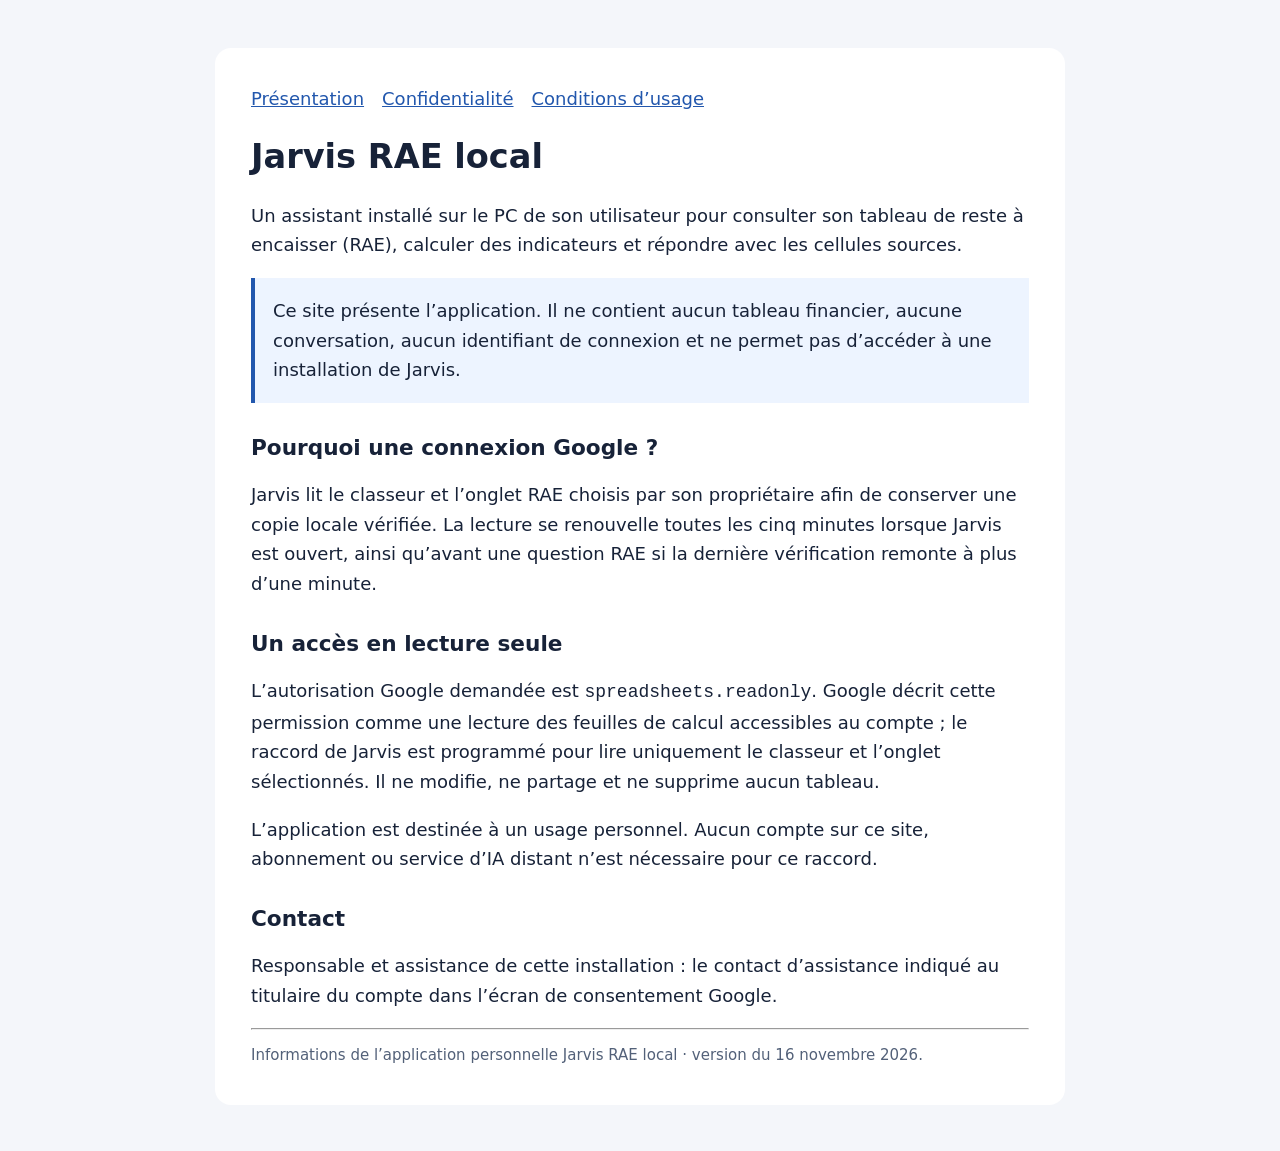
<file: index.html>
<!doctype html>
<html lang="fr"><head><meta charset="utf-8"><meta name="viewport" content="width=device-width,initial-scale=1"><meta name="referrer" content="no-referrer"><title>Présentation · Jarvis RAE local</title><link rel="stylesheet" href="style.css"></head><body><main><nav aria-label="Navigation"><a href="index.html">Présentation</a><a href="confidentialite.html">Confidentialité</a><a href="conditions.html">Conditions d’usage</a></nav><h1>Jarvis RAE local</h1><p>Un assistant installé sur le PC de son utilisateur pour consulter son tableau de reste à encaisser (RAE), calculer des indicateurs et répondre avec les cellules sources.</p><p class="notice">Ce site présente l’application. Il ne contient aucun tableau financier, aucune conversation, aucun identifiant de connexion et ne permet pas d’accéder à une installation de Jarvis.</p><h2>Pourquoi une connexion Google ?</h2><p>Jarvis lit le classeur et l’onglet RAE choisis par son propriétaire afin de conserver une copie locale vérifiée. La lecture se renouvelle toutes les cinq minutes lorsque Jarvis est ouvert, ainsi qu’avant une question RAE si la dernière vérification remonte à plus d’une minute.</p><h2>Un accès en lecture seule</h2><p>L’autorisation Google demandée est <code>spreadsheets.readonly</code>. Google décrit cette permission comme une lecture des feuilles de calcul accessibles au compte ; le raccord de Jarvis est programmé pour lire uniquement le classeur et l’onglet sélectionnés. Il ne modifie, ne partage et ne supprime aucun tableau.</p><p>L’application est destinée à un usage personnel. Aucun compte sur ce site, abonnement ou service d’IA distant n’est nécessaire pour ce raccord.</p><h2>Contact</h2><p>Responsable et assistance de cette installation : le contact d’assistance indiqué au titulaire du compte dans l’écran de consentement Google.</p><hr><small>Informations de l’application personnelle Jarvis RAE local · version du 16 novembre 2026.</small></main></body></html>
</file>
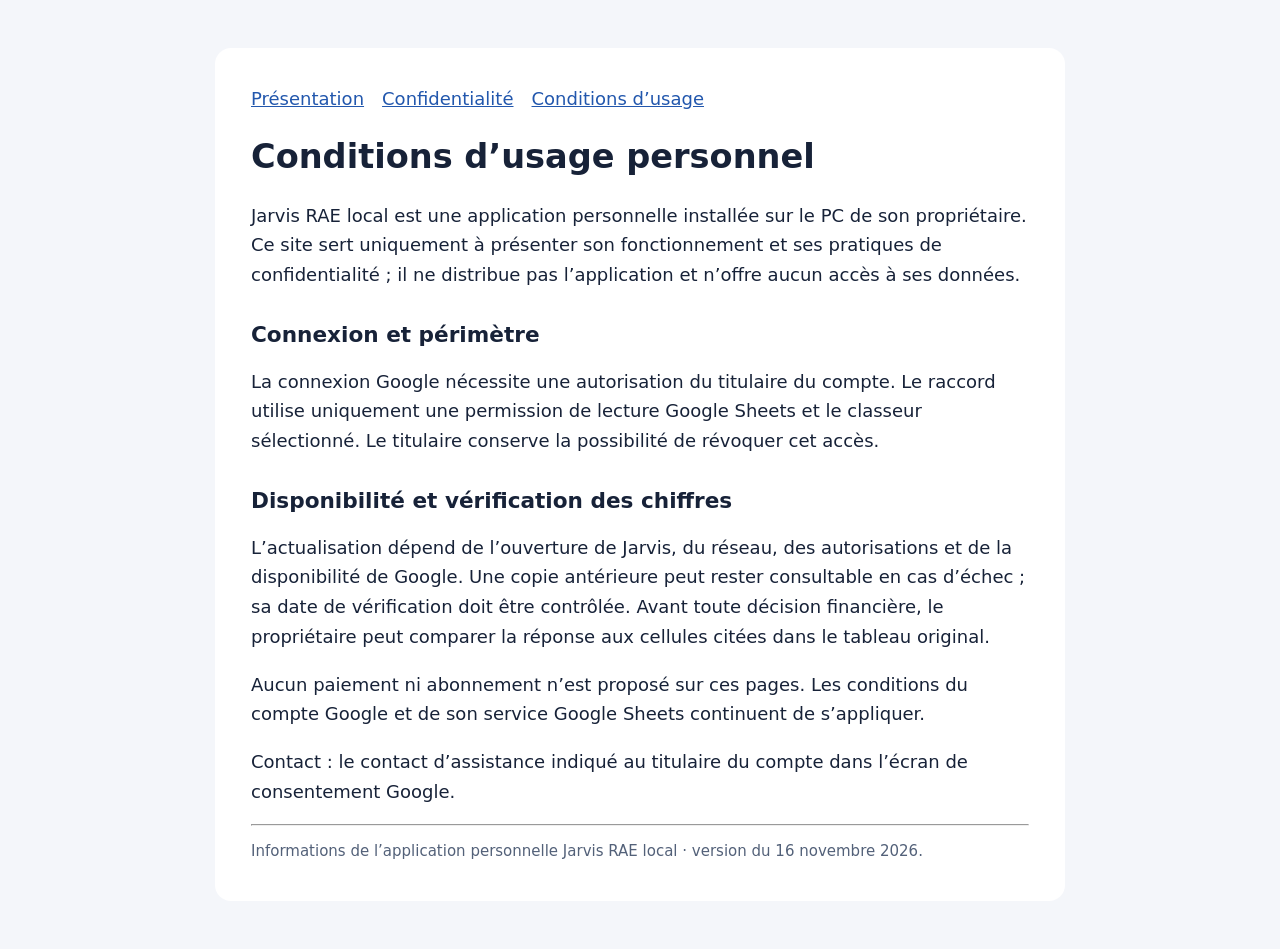
<file: conditions.html>
<!doctype html>
<html lang="fr"><head><meta charset="utf-8"><meta name="viewport" content="width=device-width,initial-scale=1"><meta name="referrer" content="no-referrer"><title>Conditions d’usage · Jarvis RAE local</title><link rel="stylesheet" href="style.css"></head><body><main><nav aria-label="Navigation"><a href="index.html">Présentation</a><a href="confidentialite.html">Confidentialité</a><a href="conditions.html">Conditions d’usage</a></nav><h1>Conditions d’usage personnel</h1><p>Jarvis RAE local est une application personnelle installée sur le PC de son propriétaire. Ce site sert uniquement à présenter son fonctionnement et ses pratiques de confidentialité ; il ne distribue pas l’application et n’offre aucun accès à ses données.</p><h2>Connexion et périmètre</h2><p>La connexion Google nécessite une autorisation du titulaire du compte. Le raccord utilise uniquement une permission de lecture Google Sheets et le classeur sélectionné. Le titulaire conserve la possibilité de révoquer cet accès.</p><h2>Disponibilité et vérification des chiffres</h2><p>L’actualisation dépend de l’ouverture de Jarvis, du réseau, des autorisations et de la disponibilité de Google. Une copie antérieure peut rester consultable en cas d’échec ; sa date de vérification doit être contrôlée. Avant toute décision financière, le propriétaire peut comparer la réponse aux cellules citées dans le tableau original.</p><p>Aucun paiement ni abonnement n’est proposé sur ces pages. Les conditions du compte Google et de son service Google Sheets continuent de s’appliquer.</p><p>Contact : le contact d’assistance indiqué au titulaire du compte dans l’écran de consentement Google.</p><hr><small>Informations de l’application personnelle Jarvis RAE local · version du 16 novembre 2026.</small></main></body></html>
</file>
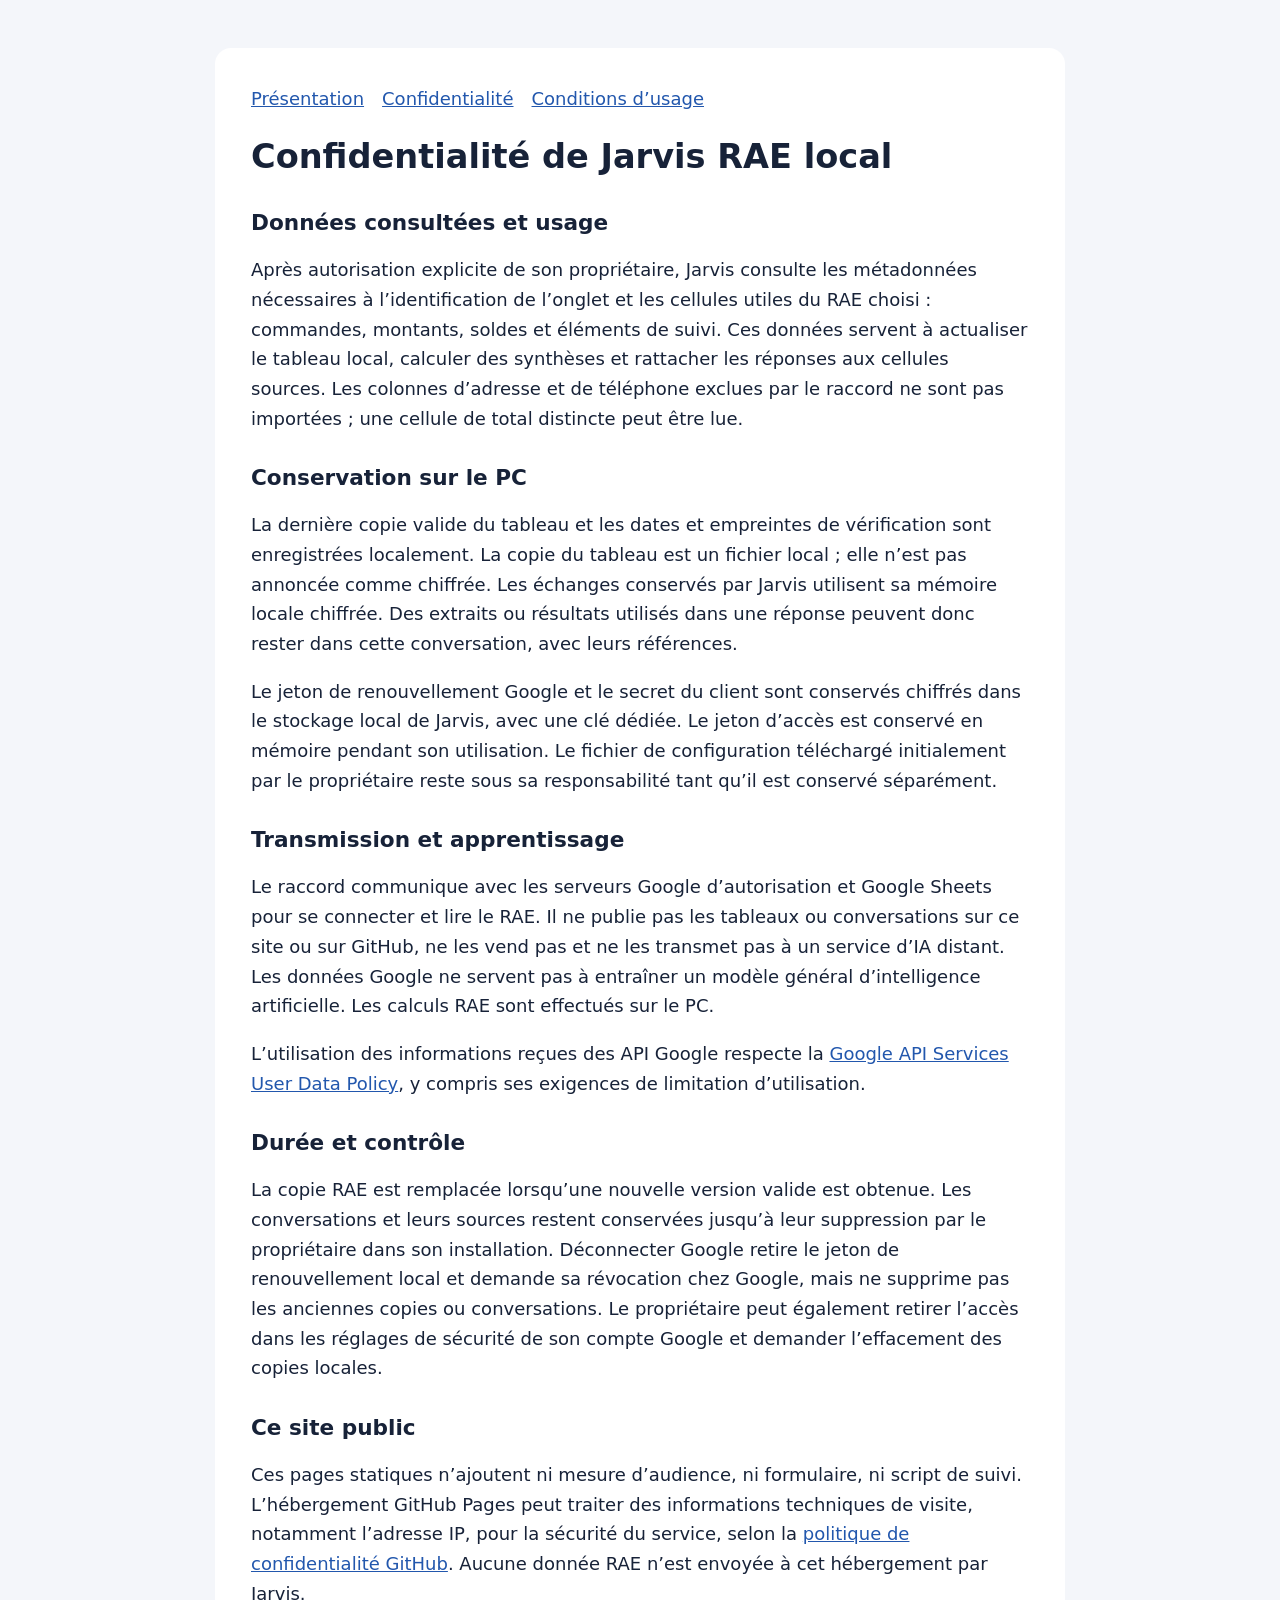
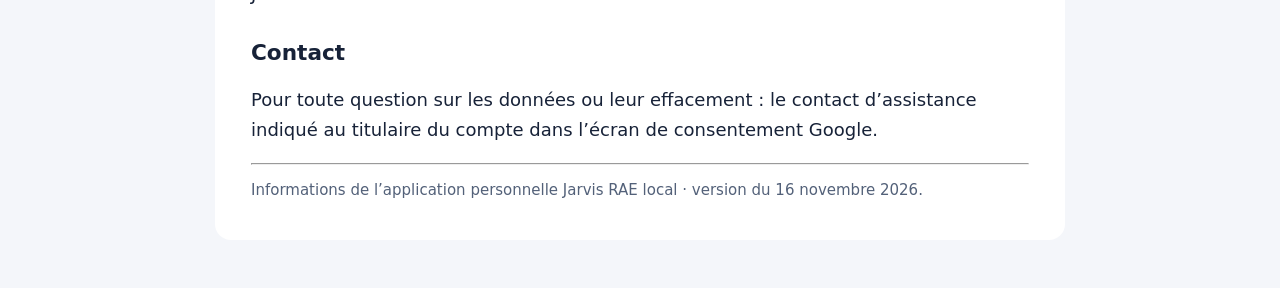
<file: confidentialite.html>
<!doctype html>
<html lang="fr"><head><meta charset="utf-8"><meta name="viewport" content="width=device-width,initial-scale=1"><meta name="referrer" content="no-referrer"><title>Confidentialité · Jarvis RAE local</title><link rel="stylesheet" href="style.css"></head><body><main><nav aria-label="Navigation"><a href="index.html">Présentation</a><a href="confidentialite.html">Confidentialité</a><a href="conditions.html">Conditions d’usage</a></nav><h1>Confidentialité de Jarvis RAE local</h1><h2>Données consultées et usage</h2><p>Après autorisation explicite de son propriétaire, Jarvis consulte les métadonnées nécessaires à l’identification de l’onglet et les cellules utiles du RAE choisi : commandes, montants, soldes et éléments de suivi. Ces données servent à actualiser le tableau local, calculer des synthèses et rattacher les réponses aux cellules sources. Les colonnes d’adresse et de téléphone exclues par le raccord ne sont pas importées ; une cellule de total distincte peut être lue.</p><h2>Conservation sur le PC</h2><p>La dernière copie valide du tableau et les dates et empreintes de vérification sont enregistrées localement. La copie du tableau est un fichier local ; elle n’est pas annoncée comme chiffrée. Les échanges conservés par Jarvis utilisent sa mémoire locale chiffrée. Des extraits ou résultats utilisés dans une réponse peuvent donc rester dans cette conversation, avec leurs références.</p><p>Le jeton de renouvellement Google et le secret du client sont conservés chiffrés dans le stockage local de Jarvis, avec une clé dédiée. Le jeton d’accès est conservé en mémoire pendant son utilisation. Le fichier de configuration téléchargé initialement par le propriétaire reste sous sa responsabilité tant qu’il est conservé séparément.</p><h2>Transmission et apprentissage</h2><p>Le raccord communique avec les serveurs Google d’autorisation et Google Sheets pour se connecter et lire le RAE. Il ne publie pas les tableaux ou conversations sur ce site ou sur GitHub, ne les vend pas et ne les transmet pas à un service d’IA distant. Les données Google ne servent pas à entraîner un modèle général d’intelligence artificielle. Les calculs RAE sont effectués sur le PC.</p><p>L’utilisation des informations reçues des API Google respecte la <a href="https://developers.google.com/terms/api-services-user-data-policy">Google API Services User Data Policy</a>, y compris ses exigences de limitation d’utilisation.</p><h2>Durée et contrôle</h2><p>La copie RAE est remplacée lorsqu’une nouvelle version valide est obtenue. Les conversations et leurs sources restent conservées jusqu’à leur suppression par le propriétaire dans son installation. Déconnecter Google retire le jeton de renouvellement local et demande sa révocation chez Google, mais ne supprime pas les anciennes copies ou conversations. Le propriétaire peut également retirer l’accès dans les réglages de sécurité de son compte Google et demander l’effacement des copies locales.</p><h2>Ce site public</h2><p>Ces pages statiques n’ajoutent ni mesure d’audience, ni formulaire, ni script de suivi. L’hébergement GitHub Pages peut traiter des informations techniques de visite, notamment l’adresse IP, pour la sécurité du service, selon la <a href="https://docs.github.com/en/site-policy/privacy-policies/github-general-privacy-statement">politique de confidentialité GitHub</a>. Aucune donnée RAE n’est envoyée à cet hébergement par Jarvis.</p><h2>Contact</h2><p>Pour toute question sur les données ou leur effacement : le contact d’assistance indiqué au titulaire du compte dans l’écran de consentement Google.</p><hr><small>Informations de l’application personnelle Jarvis RAE local · version du 16 novembre 2026.</small></main></body></html>
</file>
<file: style.css>
:root{color-scheme:light}*{box-sizing:border-box}body{margin:0;background:#f4f6fa;color:#172238;font:18px/1.65 system-ui,sans-serif}main{max-width:850px;margin:48px auto;padding:36px;background:white;border-radius:16px}h1,h2{line-height:1.25}h1{font-size:2.1rem}h2{margin-top:2rem;font-size:1.35rem}nav{display:flex;flex-wrap:wrap;gap:18px}a{color:#2257ad}small{color:#536179}.notice{padding:18px;background:#edf4ff;border-left:4px solid #2257ad}@media(max-width:650px){main{margin:0;padding:24px;border-radius:0}body{font-size:17px}}
</file>
